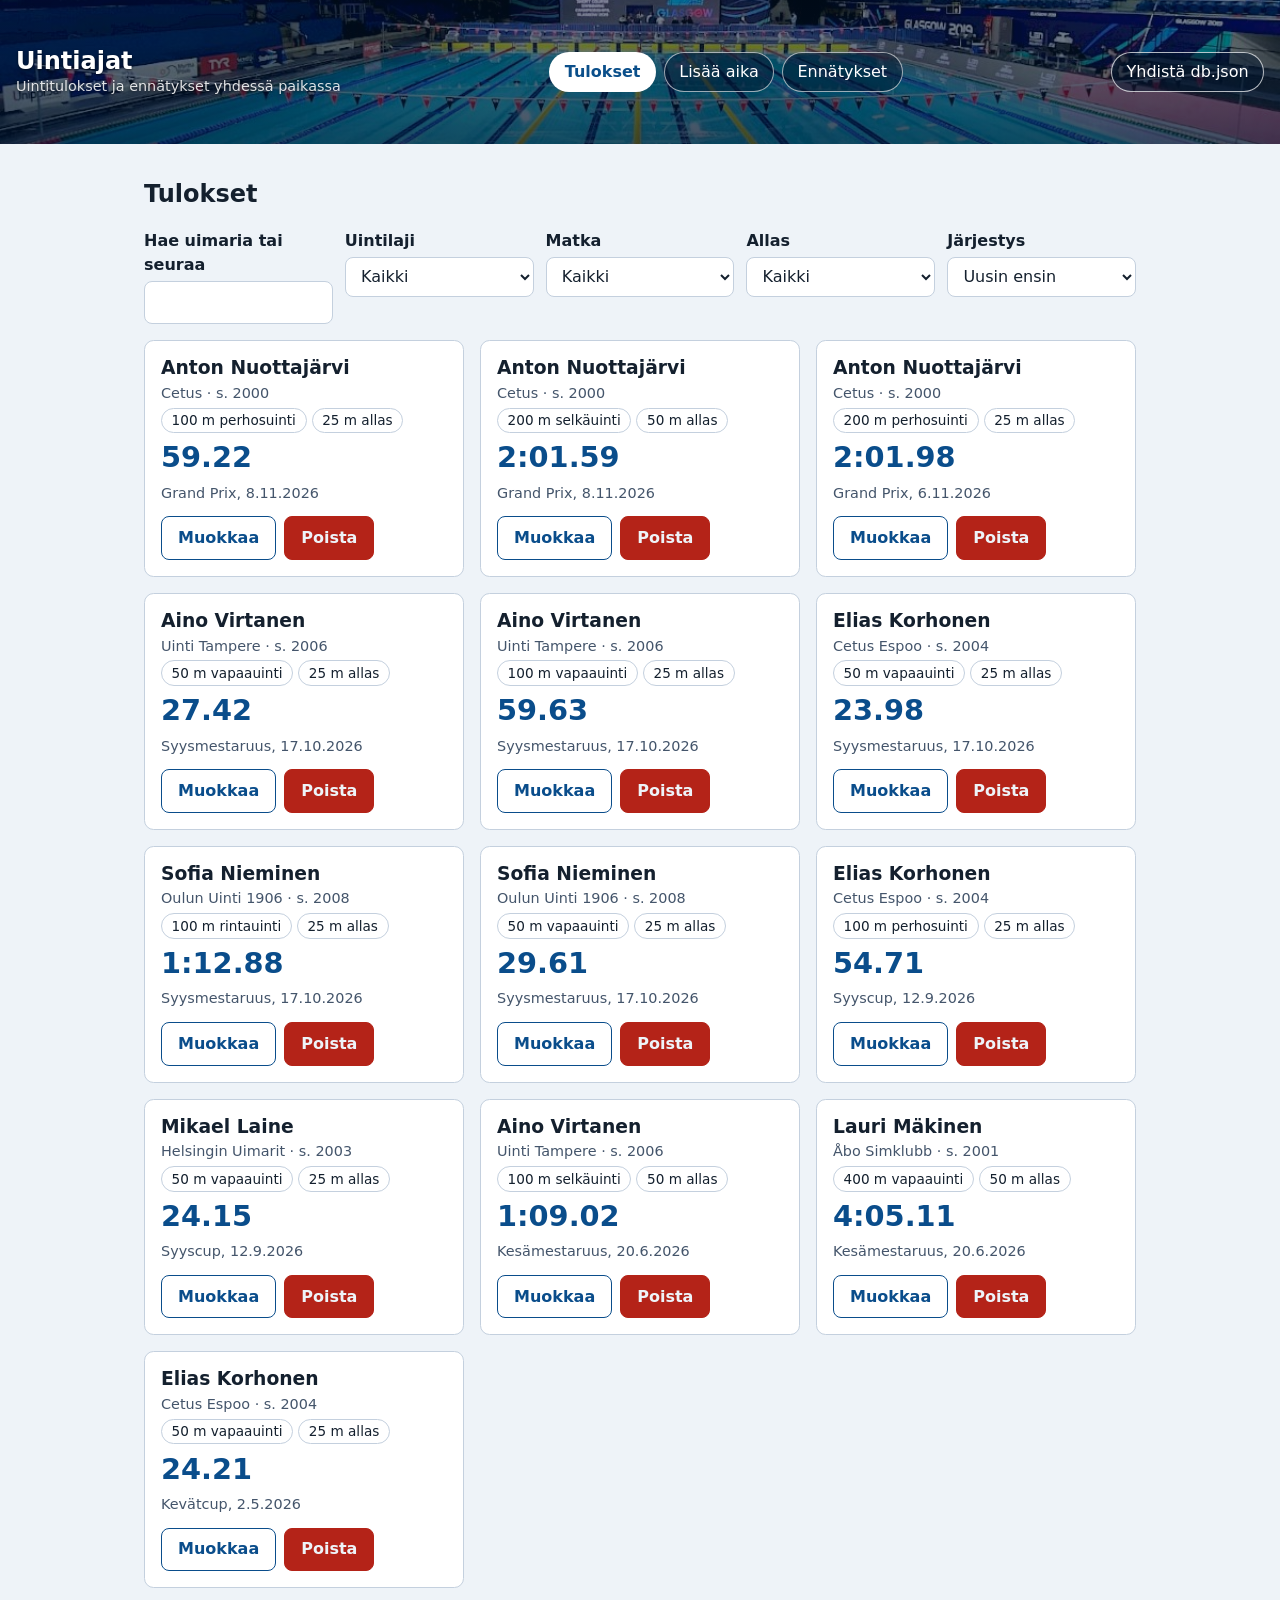
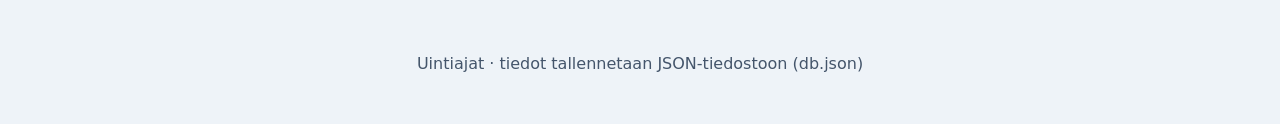
<file: index.html>
<!DOCTYPE html>
<html lang="fi">
<head>
  <meta charset="utf-8">
  <meta name="viewport" content="width=device-width, initial-scale=1">
  <meta name="color-scheme" content="light dark">
  <title>Tulokset – Uintiajat</title>
  <link rel="stylesheet" href="css/styles.css">
</head>
<body>
  <header class="site-header">
    <div><h1>Uintiajat</h1><p>Uintitulokset ja ennätykset yhdessä paikassa</p></div>
    <nav aria-label="Päävalikko">
      <a href="index.html" aria-current="page">Tulokset</a>
      <a href="lisaa.html">Lisää aika</a>
      <a href="ennatykset.html">Ennätykset</a>
    </nav>
    <button type="button" id="db-yhteys" class="db-btn">Yhdistä db.json</button>
  </header>
  <main>
    <section aria-labelledby="tulokset-otsikko">
      <h2 id="tulokset-otsikko">Tulokset</h2>
      <div class="toolbar">
        <div class="field"><label for="haku">Hae uimaria tai seuraa</label>
          <input id="haku" type="search" autocomplete="off"></div>
<div class="field"><label for="suodata-laji">Uintilaji</label><select id="suodata-laji"><option value="">Kaikki</option><option>Vapaauinti</option>
<option>Selkäuinti</option>
<option>Rintauinti</option>
<option>Perhosuinti</option>
<option>Yhdistetty</option></select></div>
<div class="field"><label for="suodata-matka">Matka</label><select id="suodata-matka"><option value="">Kaikki</option><option>50</option>
<option>100</option>
<option>200</option>
<option>400</option>
<option>800</option>
<option>1500</option></select></div>
<div class="field"><label for="suodata-allas">Allas</label><select id="suodata-allas"><option value="">Kaikki</option><option value="25">25 m (lyhyt rata)</option><option value="50">50 m (pitkä rata)</option></select></div>
        <div class="field"><label for="jarjestys">Järjestys</label>
          <select id="jarjestys">
            <option value="pvm-desc">Uusin ensin</option>
            <option value="pvm-asc">Vanhin ensin</option>
            <option value="aika-asc">Nopein ensin</option>
            <option value="uimari-asc">Nimi A–Ö</option>
          </select></div>
      </div>
      <div id="tulokset" class="grid" aria-live="polite"><p>Ladataan…</p></div>
    </section>
  </main>

  <dialog id="muokkausdialogi" aria-labelledby="muokkaus-otsikko">
    <form id="muokkauslomake">
      <h2 id="muokkaus-otsikko">Muokkaa aikaa</h2>
      <input type="hidden" name="id">
<div class="field"><label for="muok-uimari">Uimarin nimi</label>
  <input id="muok-uimari" name="uimari" type="text" required minlength="2" maxlength="50" autocomplete="name"></div>
<div class="field"><label for="muok-syntymavuosi">Syntymävuosi</label>
  <input id="muok-syntymavuosi" name="syntymavuosi" type="number" required min="1930" inputmode="numeric"></div>
<div class="field"><label for="muok-seura">Seura</label>
  <input id="muok-seura" name="seura" type="text" list="seurat" required minlength="2" maxlength="50" autocomplete="organization">
  <datalist id="seurat"><option value="Cetus Espoo"><option value="Helsingin Uimarit"><option value="Uinti Tampere"><option value="Oulun Uinti 1906"><option value="Åbo Simklubb"><option value="Jyväskylän Aalto"><option value="Kemin Työväen Uimarit"></datalist></div>
<div class="field"><label for="muok-kilpailu">Kilpailu</label>
  <input id="muok-kilpailu" name="kilpailu" type="text" required maxlength="80" autocomplete="off"></div>
<div class="field"><label for="muok-pvm">Päivämäärä</label>
  <input id="muok-pvm" name="pvm" type="date" required min="2000-01-01"></div>
<div class="field"><label for="muok-laji">Uintilaji</label>
  <select id="muok-laji" name="laji" required><option>Vapaauinti</option>
<option>Selkäuinti</option>
<option>Rintauinti</option>
<option>Perhosuinti</option>
<option>Yhdistetty</option></select></div>
<div class="field"><label for="muok-matka">Matka (m)</label>
  <select id="muok-matka" name="matka" required><option>50</option>
<option>100</option>
<option>200</option>
<option>400</option>
<option>800</option>
<option>1500</option></select></div>
<div class="field"><label for="muok-allas">Allas</label>
  <select id="muok-allas" name="allas" required><option value="25">25 m (lyhyt rata)</option><option value="50">50 m (pitkä rata)</option></select></div>
<div class="field"><label for="muok-aika">Aika</label>
  <input id="muok-aika" name="aika" type="text" required inputmode="decimal" autocomplete="off" placeholder="1:05.32" pattern="(\d{1,2}:[0-5]\d|[0-5]?\d)\.\d{2}" title="Muoto 27.42 tai 1:05.32" maxlength="8">
  <span class="hint">Muoto: ss.hh tai mm:ss.hh, esim. 27.42 tai 1:05.32</span></div>
      <div class="actions">
        <button class="btn" type="submit">Tallenna</button>
        <button class="btn secondary" type="button" id="peruuta-muokkaus">Peruuta</button>
      </div>
    </form>
  </dialog>


  <dialog id="poistodialogi" aria-labelledby="poisto-otsikko">
    <h2 id="poisto-otsikko">Poistetaanko aika?</h2>
    <p><span id="poistettava"></span> poistetaan pysyvästi.</p>
    <div class="actions">
      <button class="btn danger" type="button" id="vahvista-poisto">Poista</button>
      <button class="btn secondary" type="button" id="peruuta-poisto">Peruuta</button>
    </div>
  </dialog>
  <footer><p>Uintiajat · tiedot tallennetaan JSON-tiedostoon (db.json)</p></footer>
  <div id="ilmoitus" popover="manual" role="status"></div>
  <script type="module" src="js/list.js"></script>
</body>
</html>
</file>
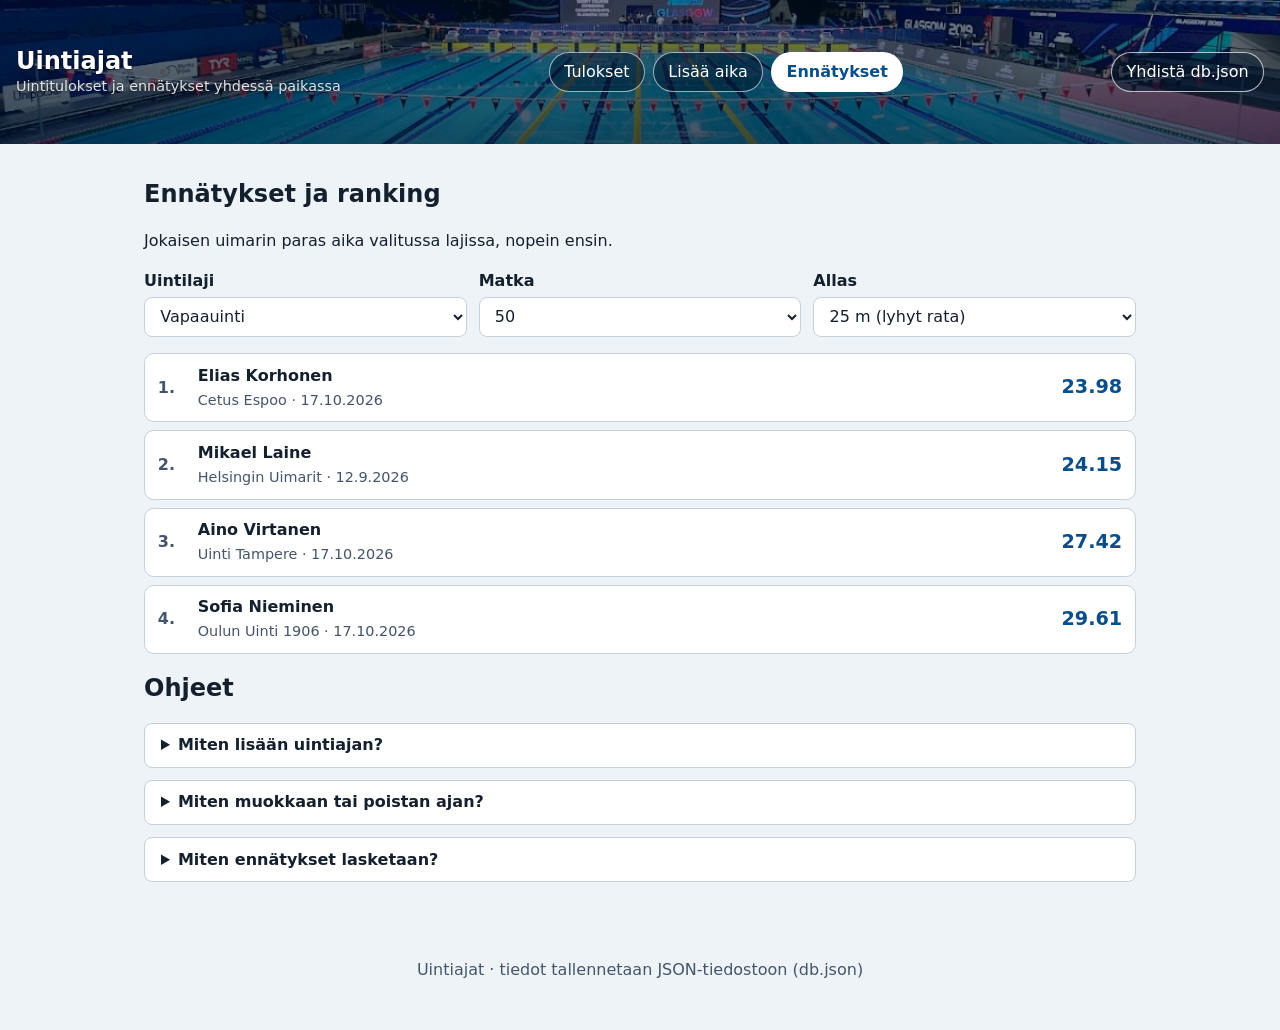
<file: ennatykset.html>
<!DOCTYPE html>
<html lang="fi">
<head>
  <meta charset="utf-8">
  <meta name="viewport" content="width=device-width, initial-scale=1">
  <meta name="color-scheme" content="light dark">
  <title>Ennätykset – Uintiajat</title>
  <link rel="stylesheet" href="css/styles.css">
</head>
<body>
  <header class="site-header">
    <div><h1>Uintiajat</h1><p>Uintitulokset ja ennätykset yhdessä paikassa</p></div>
    <nav aria-label="Päävalikko">
      <a href="index.html">Tulokset</a>
      <a href="lisaa.html">Lisää aika</a>
      <a href="ennatykset.html" aria-current="page">Ennätykset</a>
    </nav>
    <button type="button" id="db-yhteys" class="db-btn">Yhdistä db.json</button>
  </header>
  <main>
    <section aria-labelledby="ranking-otsikko">
      <h2 id="ranking-otsikko">Ennätykset ja ranking</h2>
      <p>Jokaisen uimarin paras aika valitussa lajissa, nopein ensin.</p>
      <div class="toolbar">
        <div class="field"><label for="ranking-laji">Uintilaji</label><select id="ranking-laji"><option>Vapaauinti</option>
<option>Selkäuinti</option>
<option>Rintauinti</option>
<option>Perhosuinti</option>
<option>Yhdistetty</option></select></div>
        <div class="field"><label for="ranking-matka">Matka</label><select id="ranking-matka"><option>50</option>
<option>100</option>
<option>200</option>
<option>400</option>
<option>800</option>
<option>1500</option></select></div>
        <div class="field"><label for="ranking-allas">Allas</label><select id="ranking-allas"><option value="25">25 m (lyhyt rata)</option><option value="50">50 m (pitkä rata)</option></select></div>
      </div>
      <ol id="ranking" class="ranking" aria-live="polite"><li>Ladataan…</li></ol>
    </section>
    <section aria-labelledby="ohje-otsikko">
      <h2 id="ohje-otsikko">Ohjeet</h2>
      <details><summary>Miten lisään uintiajan?</summary>
        <p>Avaa "Lisää aika", täytä lomake ja tallenna. Aika annetaan muodossa 27.42 tai 1:05.32.</p></details>
      <details><summary>Miten muokkaan tai poistan ajan?</summary>
        <p>Tulokset-sivulla jokaisella kortilla on Muokkaa- ja Poista-painike. Poisto pyytää vahvistuksen.</p></details>
      <details><summary>Miten ennätykset lasketaan?</summary>
        <p>Ennätys on uimarin nopein tallennettu aika samassa lajissa, matkalla ja altaassa. Lyhyen ja pitkän radan ajat pidetään erillään.</p></details>
    </section>
  </main>
  <footer><p>Uintiajat · tiedot tallennetaan JSON-tiedostoon (db.json)</p></footer>
  <div id="ilmoitus" popover="manual" role="status"></div>
  <script type="module" src="js/records.js"></script>
</body>
</html>
</file>
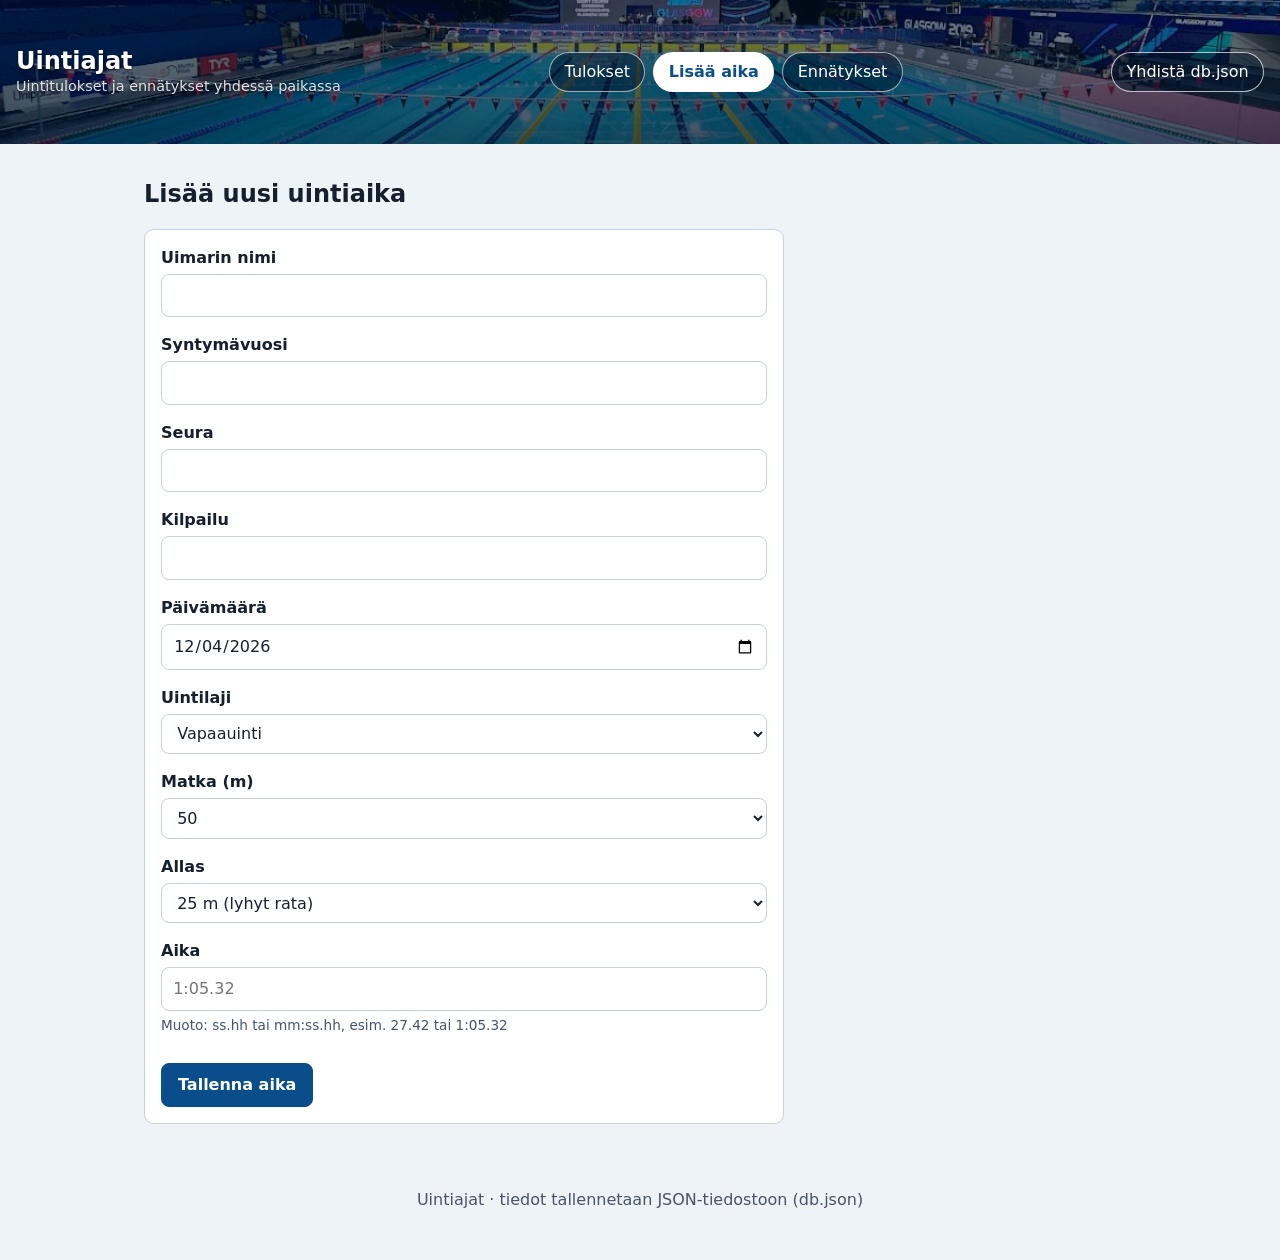
<file: lisaa.html>
<!DOCTYPE html>
<html lang="fi">
<head>
  <meta charset="utf-8">
  <meta name="viewport" content="width=device-width, initial-scale=1">
  <meta name="color-scheme" content="light dark">
  <title>Lisää aika – Uintiajat</title>
  <link rel="stylesheet" href="css/styles.css">
</head>
<body>
  <header class="site-header">
    <div><h1>Uintiajat</h1><p>Uintitulokset ja ennätykset yhdessä paikassa</p></div>
    <nav aria-label="Päävalikko">
      <a href="index.html">Tulokset</a>
      <a href="lisaa.html" aria-current="page">Lisää aika</a>
      <a href="ennatykset.html">Ennätykset</a>
    </nav>
    <button type="button" id="db-yhteys" class="db-btn">Yhdistä db.json</button>
  </header>
  <main>
    <section aria-labelledby="lisaa-otsikko">
      <h2 id="lisaa-otsikko">Lisää uusi uintiaika</h2>
      <form id="lisayslomake" class="card form-card">
<div class="field"><label for="lisaa-uimari">Uimarin nimi</label>
  <input id="lisaa-uimari" name="uimari" type="text" required minlength="2" maxlength="50" autocomplete="name"></div>
<div class="field"><label for="lisaa-syntymavuosi">Syntymävuosi</label>
  <input id="lisaa-syntymavuosi" name="syntymavuosi" type="number" required min="1930" inputmode="numeric"></div>
<div class="field"><label for="lisaa-seura">Seura</label>
  <input id="lisaa-seura" name="seura" type="text" list="seurat" required minlength="2" maxlength="50" autocomplete="organization">
  <datalist id="seurat"><option value="Cetus Espoo"><option value="Helsingin Uimarit"><option value="Uinti Tampere"><option value="Oulun Uinti 1906"><option value="Åbo Simklubb"><option value="Jyväskylän Aalto"><option value="Kemin Työväen Uimarit"></datalist></div>
<div class="field"><label for="lisaa-kilpailu">Kilpailu</label>
  <input id="lisaa-kilpailu" name="kilpailu" type="text" required maxlength="80" autocomplete="off"></div>
<div class="field"><label for="lisaa-pvm">Päivämäärä</label>
  <input id="lisaa-pvm" name="pvm" type="date" required min="2000-01-01"></div>
<div class="field"><label for="lisaa-laji">Uintilaji</label>
  <select id="lisaa-laji" name="laji" required><option>Vapaauinti</option>
<option>Selkäuinti</option>
<option>Rintauinti</option>
<option>Perhosuinti</option>
<option>Yhdistetty</option></select></div>
<div class="field"><label for="lisaa-matka">Matka (m)</label>
  <select id="lisaa-matka" name="matka" required><option>50</option>
<option>100</option>
<option>200</option>
<option>400</option>
<option>800</option>
<option>1500</option></select></div>
<div class="field"><label for="lisaa-allas">Allas</label>
  <select id="lisaa-allas" name="allas" required><option value="25">25 m (lyhyt rata)</option><option value="50">50 m (pitkä rata)</option></select></div>
<div class="field"><label for="lisaa-aika">Aika</label>
  <input id="lisaa-aika" name="aika" type="text" required inputmode="decimal" autocomplete="off" placeholder="1:05.32" pattern="(\d{1,2}:[0-5]\d|[0-5]?\d)\.\d{2}" title="Muoto 27.42 tai 1:05.32" maxlength="8">
  <span class="hint">Muoto: ss.hh tai mm:ss.hh, esim. 27.42 tai 1:05.32</span></div>
        <div class="actions"><button class="btn" type="submit">Tallenna aika</button></div>
      </form>
    </section>
  </main>
  <footer><p>Uintiajat · tiedot tallennetaan JSON-tiedostoon (db.json)</p></footer>
  <div id="ilmoitus" popover="manual" role="status"></div>
  <script type="module" src="js/add.js"></script>
</body>
</html>
</file>
<file: css/styles.css>
:root {
  color-scheme: light dark;
  --bg: light-dark(#eef3f8, #0f1722);
  --surface: light-dark(#ffffff, #18222f);
  --text: light-dark(#14202e, #e6edf6);
  --muted: light-dark(#44556b, #a3b3c7);
  --brand: light-dark(#0b4f8a, #0a2f52);
  --on-brand: #ffffff;
  --accent: light-dark(#0a4d8b, #3a79bc);
  --on-accent: light-dark(#ffffff, #07131f);
  --border: light-dark(#c4d0de, #34445a);
  --danger: light-dark(#b42318, #ff8f85);
  --ok: light-dark(#1d70a8, #668fdc);
  --radius: .6rem;
}
* { box-sizing: border-box; }
body { margin: 0; font: 1rem/1.5 system-ui, sans-serif; background: var(--bg); color: var(--text); }
h1, h2, h3 { line-height: 1.2; }
a { color: var(--accent); }
:focus-visible { outline: 3px solid var(--accent); outline-offset: 2px; }

.site-header { display: flex; flex-direction: column; gap: .5rem; padding: 1.5rem 1rem; min-height: 9rem; justify-content: flex-end; background: linear-gradient(rgb(0 20 45 / .5), rgb(0 20 45 / .75)), url('../images/allas-kuva.jpg') center / cover no-repeat var(--brand); color: var(--on-brand); text-shadow: 0 1px 3px rgb(0 0 0 / .6); }
.site-header h1 { margin: 0; font-size: 1.5rem; }
.site-header p { margin: 0; opacity: .85; font-size: .9rem; }
nav { display: flex; flex-wrap: wrap; gap: .5rem; }
nav a { padding: .45rem .9rem; border-radius: 999px; text-decoration: none; color: var(--on-brand); border: 1px solid rgb(255 255 255 / .6); background: rgb(0 20 45 / .5); text-shadow: none; }
nav a[aria-current="page"] { background: var(--on-brand); color: #0b4f8a; font-weight: 700; }

main { max-width: 64rem; margin: 0 auto; padding: 1rem; }
footer { text-align: center; color: var(--muted); padding: 2rem 1rem; }

.toolbar { display: flex; flex-wrap: wrap; gap: .75rem; margin-block: 1rem; }
.field { display: flex; flex-direction: column; gap: .25rem; flex: 1 1 10rem; }
.field label { font-weight: 600; }
input, select, textarea, button { font: inherit; }
input, select, textarea { padding: .55rem .7rem; border: 1px solid var(--border); border-radius: .5rem; background: var(--surface); color: var(--text); width: 100%; }
input:user-invalid { border-color: var(--danger); background: color-mix(in srgb, var(--danger) 8%, var(--surface)); }
input:user-valid { border-color: var(--ok); }
.hint { color: var(--muted); font-size: .85rem; }

.btn { padding: .55rem 1rem; border-radius: .5rem; border: 1px solid var(--accent); background: var(--accent); color: var(--on-accent); cursor: pointer; font-weight: 600; }
.btn.secondary { background: transparent; color: var(--accent); }
.btn.danger { background: var(--danger); border-color: var(--danger); color: var(--bg); }
.actions { display: flex; flex-wrap: wrap; gap: .5rem; margin-top: .75rem; }

.grid { display: grid; gap: 1rem; grid-template-columns: 1fr; }
.card { background: var(--surface); border: 1px solid var(--border); border-radius: var(--radius); padding: 1rem; }
.card h3 { margin: 0; }
.card p { margin: .2rem 0; }
.meta { color: var(--muted); font-size: .9rem; }
.time { font-size: 1.8rem; font-weight: 700; font-variant-numeric: tabular-nums; color: var(--accent); }
.tag { display: inline-block; padding: .1rem .6rem; border-radius: 999px; border: 1px solid var(--border); font-size: .85rem; }

.form-card { max-width: 40rem; display: grid; gap: 1rem; }
dialog { border: 1px solid var(--border); border-radius: var(--radius); background: var(--surface); color: var(--text); width: min(34rem, calc(100% - 2rem)); max-height: 92dvh; padding: 1.25rem; }
dialog::backdrop { background: rgb(0 0 0 / .55); }
dialog form { display: grid; gap: .8rem; }

#ilmoitus { margin: 0 auto 1rem; inset: auto 0 0 0; width: fit-content; max-width: calc(100% - 2rem); padding: .8rem 1.2rem; border-radius: .5rem; border: 2px solid var(--ok); background: var(--surface); color: var(--text); }
#ilmoitus.virhe { border-color: var(--danger); }

.ranking { list-style: none; padding: 0; display: grid; gap: .5rem; }
.ranking li { display: grid; grid-template-columns: 2rem 1fr auto; gap: .5rem; align-items: center; background: var(--surface); border: 1px solid var(--border); border-radius: var(--radius); padding: .6rem .8rem; }
.ranking .sija { font-weight: 700; color: var(--muted); }
.ranking .time { font-size: 1.2rem; }
details { background: var(--surface); border: 1px solid var(--border); border-radius: .5rem; padding: .6rem 1rem; margin-bottom: .75rem; }
summary { cursor: pointer; font-weight: 600; }

@media (min-width: 40rem) {
  .site-header { flex-direction: row; justify-content: space-between; align-items: center; }
  .grid { grid-template-columns: repeat(2, 1fr); }
}
@media (min-width: 64rem) { .grid { grid-template-columns: repeat(3, 1fr); } }

.db-btn { text-shadow: none; padding: .45rem .9rem; border-radius: 999px; border: 1px solid rgb(255 255 255 / .7); background: rgb(0 20 45 / .5); color: var(--on-brand); cursor: pointer; font: inherit; }
.db-btn.connected { background: var(--ok); border-color: var(--ok); color: #06210f; font-weight: 700; }

/* Tyhjän tilan ja latausviestin rivit ilman sijaa näytetään koko leveydellä */
.ranking li:not(:has(.sija)) { display: block; }
</file>
